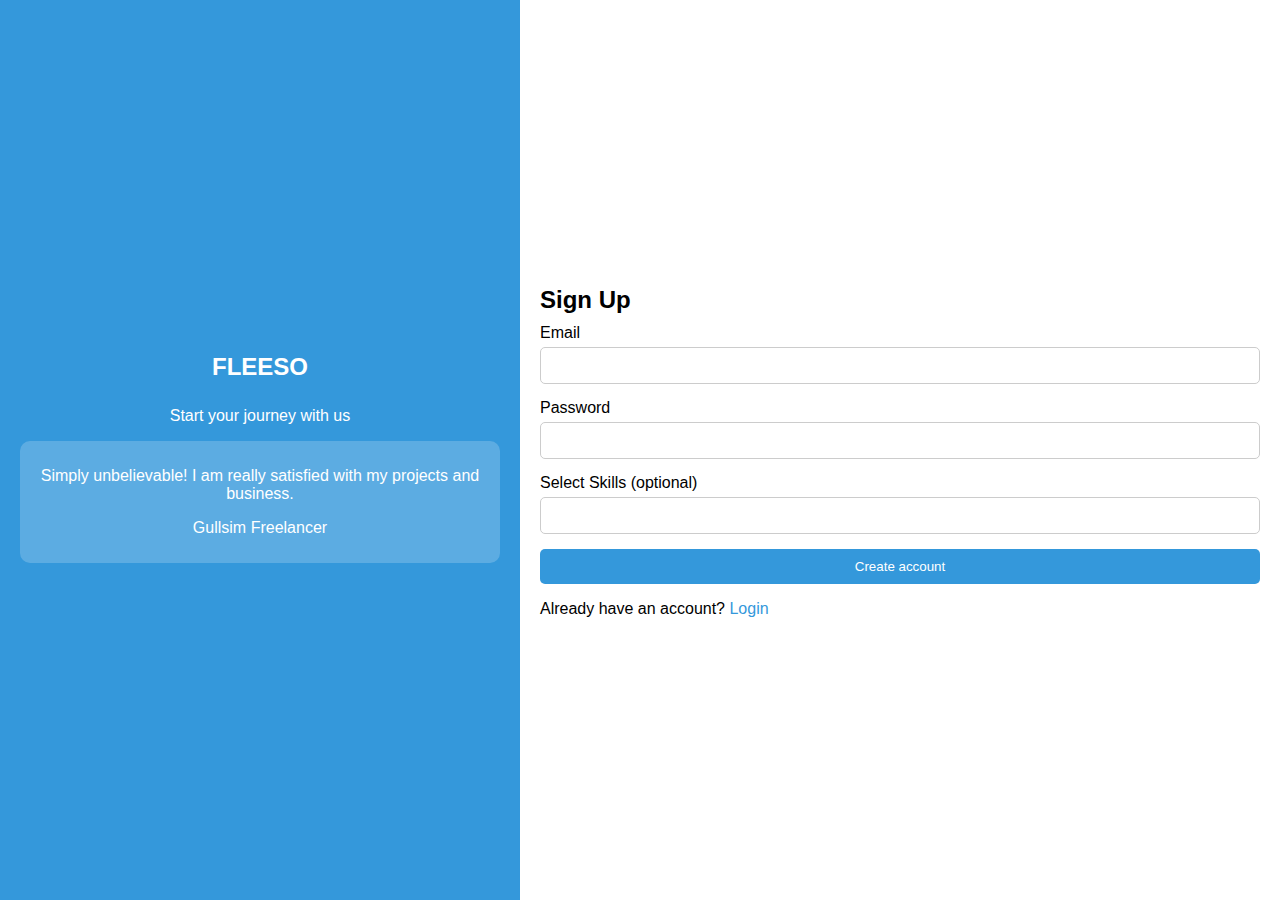
<file: index.html>
<!DOCTYPE html>
<html lang="en">
<head>
    <meta charset="UTF-8">
    <meta name="viewport" content="width=device-width, initial-scale=1.0">
    <title>Sign Up</title>
    <link rel="stylesheet" href="style.css">
</head>
<body>
    <div class="container">
        <div class="left-panel">
            <h1>FLEESO</h1>
            <p>Start your journey with us</p>
            <div class="testimonial">
                <p>Simply unbelievable! I am really satisfied with my projects and business.</p>
                <p>Gullsim Freelancer</p>
            </div>
        </div>
        <div class="right-panel">
            <h2>Sign Up</h2>
            <form>
                <label for="email">Email</label>
                <input type="email" id="email" name="email" required>
                <label for="password">Password</label>
                <input type="password" id="password" name="password" required>
                <label for="skills">Select Skills (optional)</label>
                <input type="text" id="skills" name="skills">
                <button class="btn" type="submit">Create account</button>
                <p>Already have an account? <a href="register.html">Login</a></p>
            </form>
        </div>
    </div>
</body>
</html>
</file>
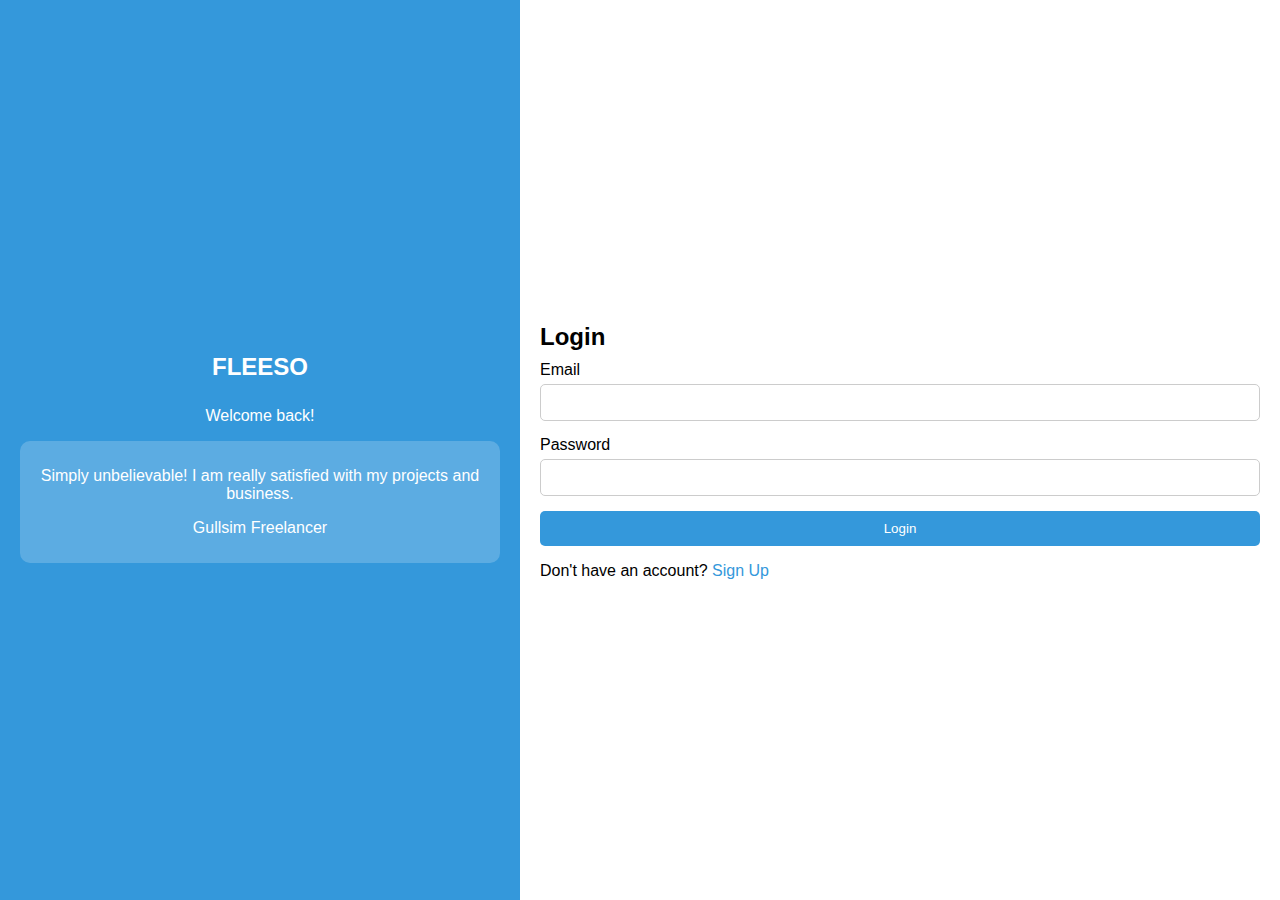
<file: register.html>
<!DOCTYPE html>
<html lang="en">
<head>
    <meta charset="UTF-8">
    <meta name="viewport" content="width=device-width, initial-scale=1.0">
    <title>Login</title>
    <link rel="stylesheet" href="style.css">
</head>
<body>
    <div class="container">
        <div class="left-panel">
            <h1>FLEESO</h1>
            <p>Welcome back!</p>
            <div class="testimonial">
                <p>Simply unbelievable! I am really satisfied with my projects and business.</p>
                <p>Gullsim Freelancer</p>
            </div>
        </div>
        <div class="right-panel">
            <h2>Login</h2>
            <form>
                <label for="email">Email</label>
                <input type="email" id="email" name="email" required>
                <label for="password">Password</label>
                <input type="password" id="password" name="password" required>
                <button class="btn" type="submit">Login</button>
                <p>Don't have an account? <a href="index.html">Sign Up</a></p>
            </form>
        </div>
    </div>
</body>
</html>
</file>
<file: style.css>
body {
    font-family: Arial, sans-serif;
    margin: 0;
    padding: 0;
}

.container {
    display: flex;
    height: 100vh;
}

.left-panel {
    background-color: #3498db;
    color: #fff;
    padding: 20px;
    width: 40%;
    display: flex;
    flex-direction: column;
    justify-content: center;
    align-items: center;
}

.left-panel h1 {
    font-size: 24px;
    margin-bottom: 10px;
}

.testimonial {
    background-color: rgba(255, 255, 255, 0.2);
    padding: 10px;
    border-radius: 10px;
    text-align: center;
}

.right-panel {
    padding: 20px;
    width: 60%;
    display: flex;
    flex-direction: column;
    justify-content: center;
}

.right-panel h2 {
    font-size: 24px;
    margin-bottom: 10px;
}

.right-panel form {
    display: flex;
    flex-direction: column;
}

.right-panel label {
    margin-bottom: 5px;
}

.right-panel input {
    padding: 10px;
    margin-bottom: 15px;
    border: 1px solid #ccc;
    border-radius: 5px;
}

.btn {
    padding: 10px;
    background-color: #3498db;
    color: #fff;
    border: none;
    border-radius: 5px;
    cursor: pointer;
}

.btn:hover {
    background-color: #2980b9;
}

a {
    text-decoration: none;
    color: #3498db;
}

a:hover {
    color: #2980b9;
}
```
</file>
